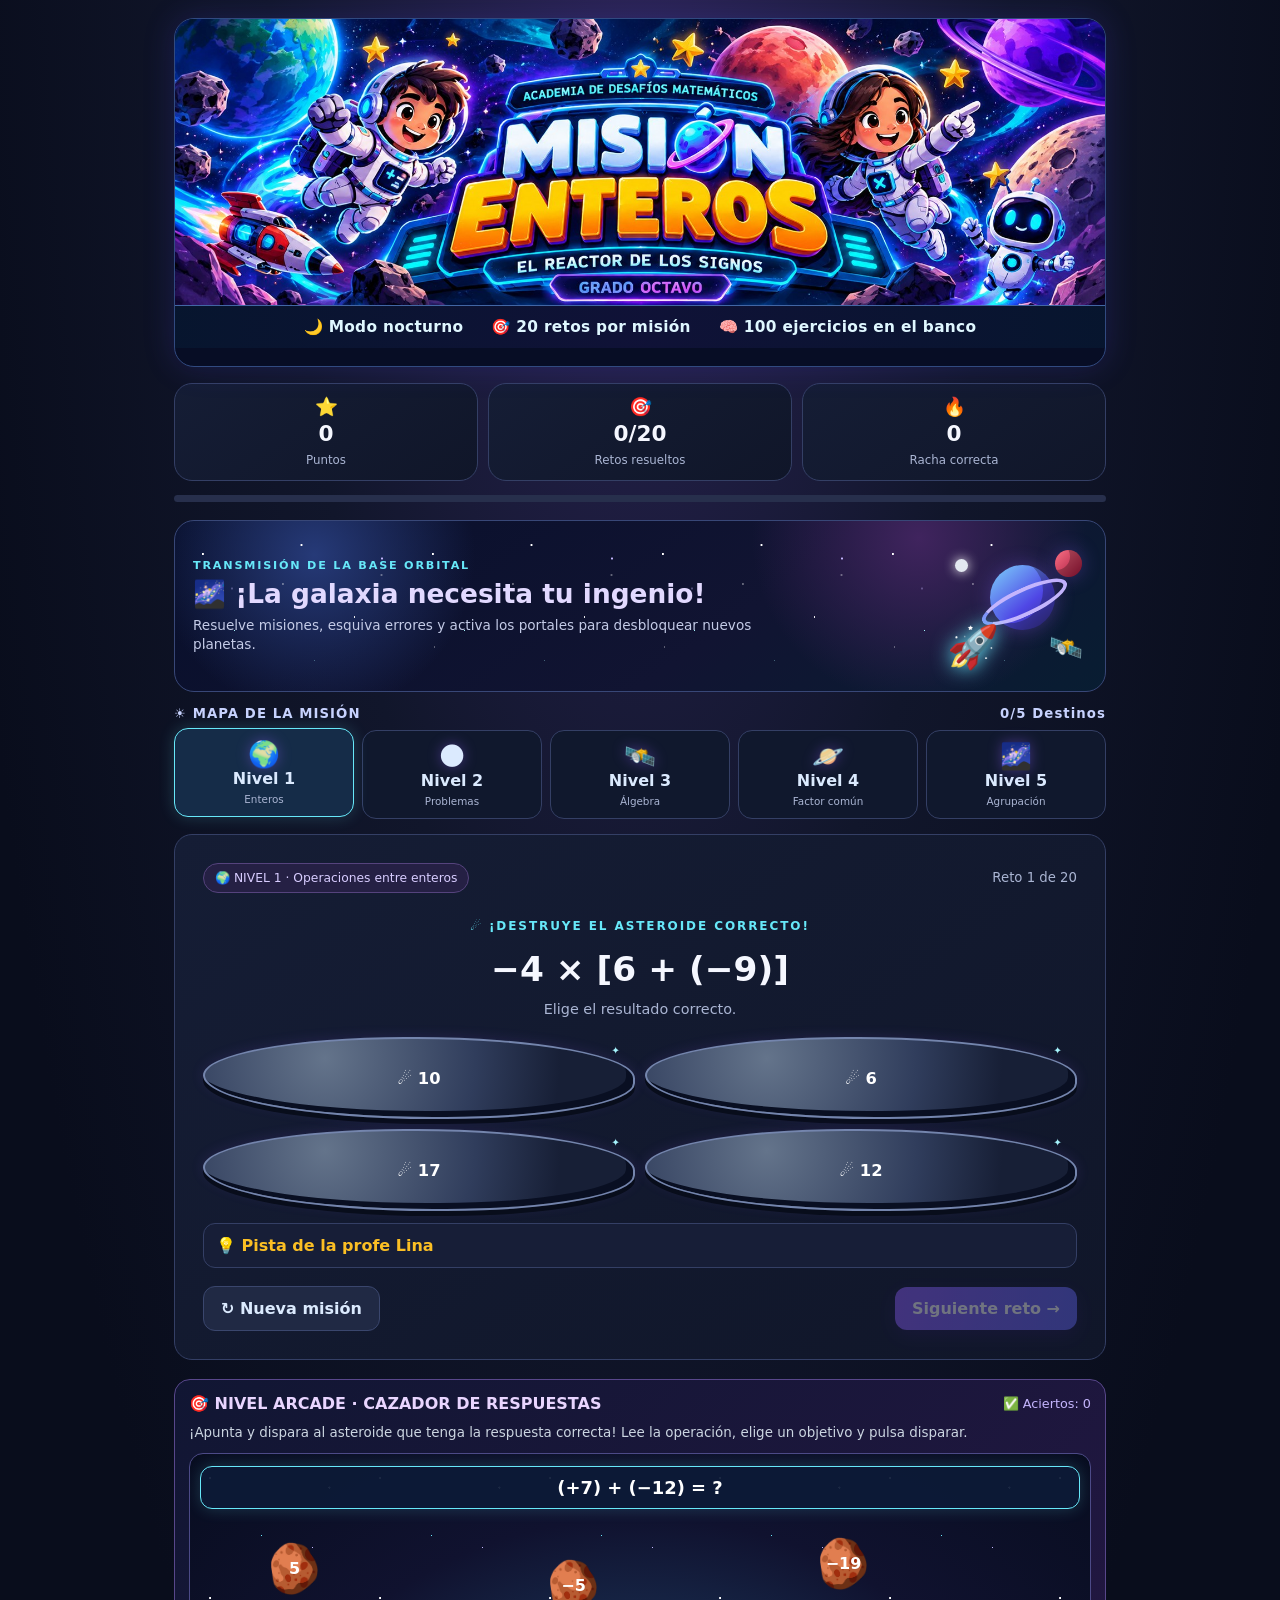
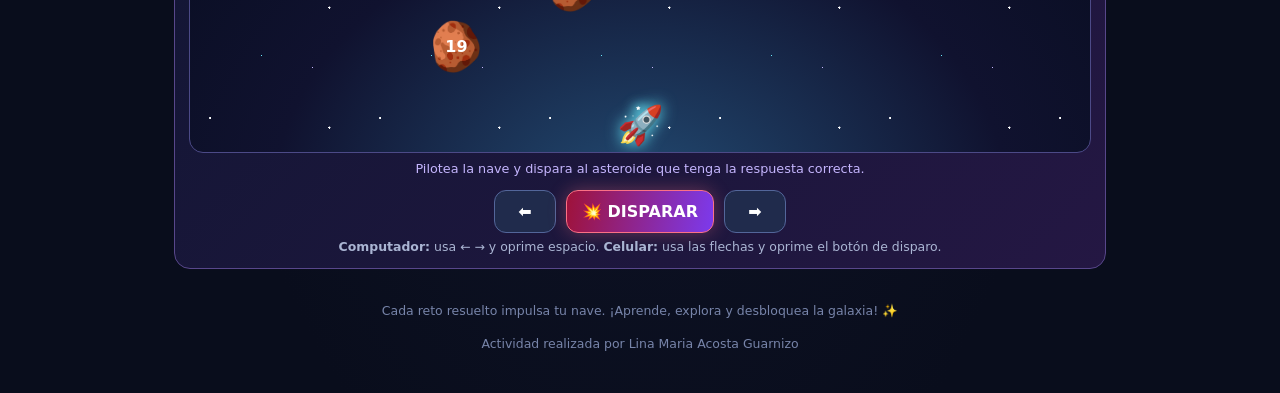
<file: index.html>
<!DOCTYPE html>
<html lang="es">
<head>
<meta charset="UTF-8"><meta name="viewport" content="width=device-width, initial-scale=1">
<meta name="theme-color" content="#090d1c">
<title>Misión Enteros | Reactor Matemático</title>
<link rel="stylesheet" href="styles.css" />
</head>
<body>
<div class="wrap">
<header class="hero hero-illustrated">
 <img class="hero-banner" src="hero-banner.png" alt="Ilustración de Misión Enteros: estudiantes astronautas, robot, cohete, planetas y asteroides en una galaxia de colores neón">
 <div class="hero-live-caption">
  <span>🌙 Modo nocturno</span><span>🎯 20 retos por misión</span><span>🧠 100 ejercicios en el banco</span>
 </div>
</header>
<div class="stats">
 <div class="stat"><div class="ico">⭐</div><strong id="score">0</strong><span>Puntos</span></div>
 <div class="stat"><div class="ico">🎯</div><strong id="progressCount">0/20</strong><span>Retos resueltos</span></div>
 <div class="stat"><div class="ico">🔥</div><strong id="streak">0</strong><span>Racha correcta</span></div>
</div>
<div class="progress" aria-label="Progreso de la misión"><div id="progressBar"></div></div>

<section class="space-scene" aria-label="Escena espacial animada">
 <div class="scene-content">
  <div class="scene-copy"><div class="mini">TRANSMISIÓN DE LA BASE ORBITAL</div><h2>🌌 ¡La galaxia necesita tu ingenio!</h2><p>Resuelve misiones, esquiva errores y activa los portales para desbloquear nuevos planetas.</p></div>
  <div class="space-objects" aria-hidden="true"><span class="moon"></span><span class="planet p1"></span><span class="planet p2"></span><span class="rocket">🚀</span><span class="satellite">🛰️</span></div>
 </div>
</section>
<div class="map-title"><span>☀️ MAPA DE LA MISIÓN</span><span id="mapProgress">0/5 Destinos</span></div>
<nav class="planet-map" id="planetMap" aria-label="Planetas de la misión">
 <button class="map-planet active" data-map="0"><span class="planet-icon">🌍</span><b>Nivel 1</b><small>Enteros</small></button>
 <button class="map-planet" data-map="1"><span class="planet-icon">🌑</span><b>Nivel 2</b><small>Problemas</small></button>
 <button class="map-planet" data-map="2"><span class="planet-icon">🛰️</span><b>Nivel 3</b><small>Álgebra</small></button>
 <button class="map-planet" data-map="3"><span class="planet-icon">🪐</span><b>Nivel 4</b><small>Factor común</small></button>
 <button class="map-planet" data-map="4"><span class="planet-icon">🌌</span><b>Nivel 5</b><small>Agrupación</small></button>
</nav>
<main class="panel" id="game" aria-live="polite"></main>
<br> <!-- SEPARACION PARA AJUSTE VISUAL -->
<section class="shooting-game" aria-label="Nivel arcade de disparos matemáticos">
 <div class="shooting-head"><strong>🎯 NIVEL ARCADE · CAZADOR DE RESPUESTAS</strong><span id="shootScore">✅ Aciertos: 0</span></div>
 <p style="color:#cbd5e1;font-size:.84rem;line-height:1.45;margin:0 0 10px">¡Apunta y dispara al asteroide que tenga la respuesta correcta! Lee la operación, elige un objetivo y pulsa disparar.</p>
 <div class="shooting-field" id="shootingField">
  <div class="shooting-question" id="shootQuestion">(+7) + (−12) = ?</div>
  <button class="target" style="left:8%;top:88px" data-target="0">−5</button>
  <button class="target" style="left:39%;top:105px" data-target="1">19</button>
  <button class="target" style="left:69%;top:83px" data-target="2">−19</button>
  <button class="target" style="left:26%;top:166px" data-target="3">5</button>
  <div class="laser" id="laser"></div><div class="shooter-ship" id="shooterShip">🚀</div>
 </div>
 <div class="shooting-status" id="shootStatus">Mueve la nave y oprime para DISPARAR el laser.</div>
 <div class="shoot-controls">
  <button id="moveLeft" aria-label="Mover nave a la izquierda">⬅️</button>
  <button id="fireBtn" class="fire-hold" aria-label="Mantener para disparar">💥 DISPARAR</button><button id="repairShip" aria-label="Reparar nave" hidden>🔧 REPARAR NAVE</button>
  <button id="moveRight" aria-label="Mover nave a la derecha">➡️</button>
 </div>
<p class="drag-note"><strong>Computador:</strong> usa ← → y oprime espacio. <strong>Celular:</strong> usa las flechas y oprime el botón de disparo.</p>
</section>
<div class="footer">Cada reto resuelto impulsa tu nave. ¡Aprende, explora y desbloquea la galaxia! ✨</div>
<div class="footer">Actividad realizada por Lina Maria Acosta Guarnizo</div>
</div>
<script src="script.js"></script>
</body>
</html>
</file>
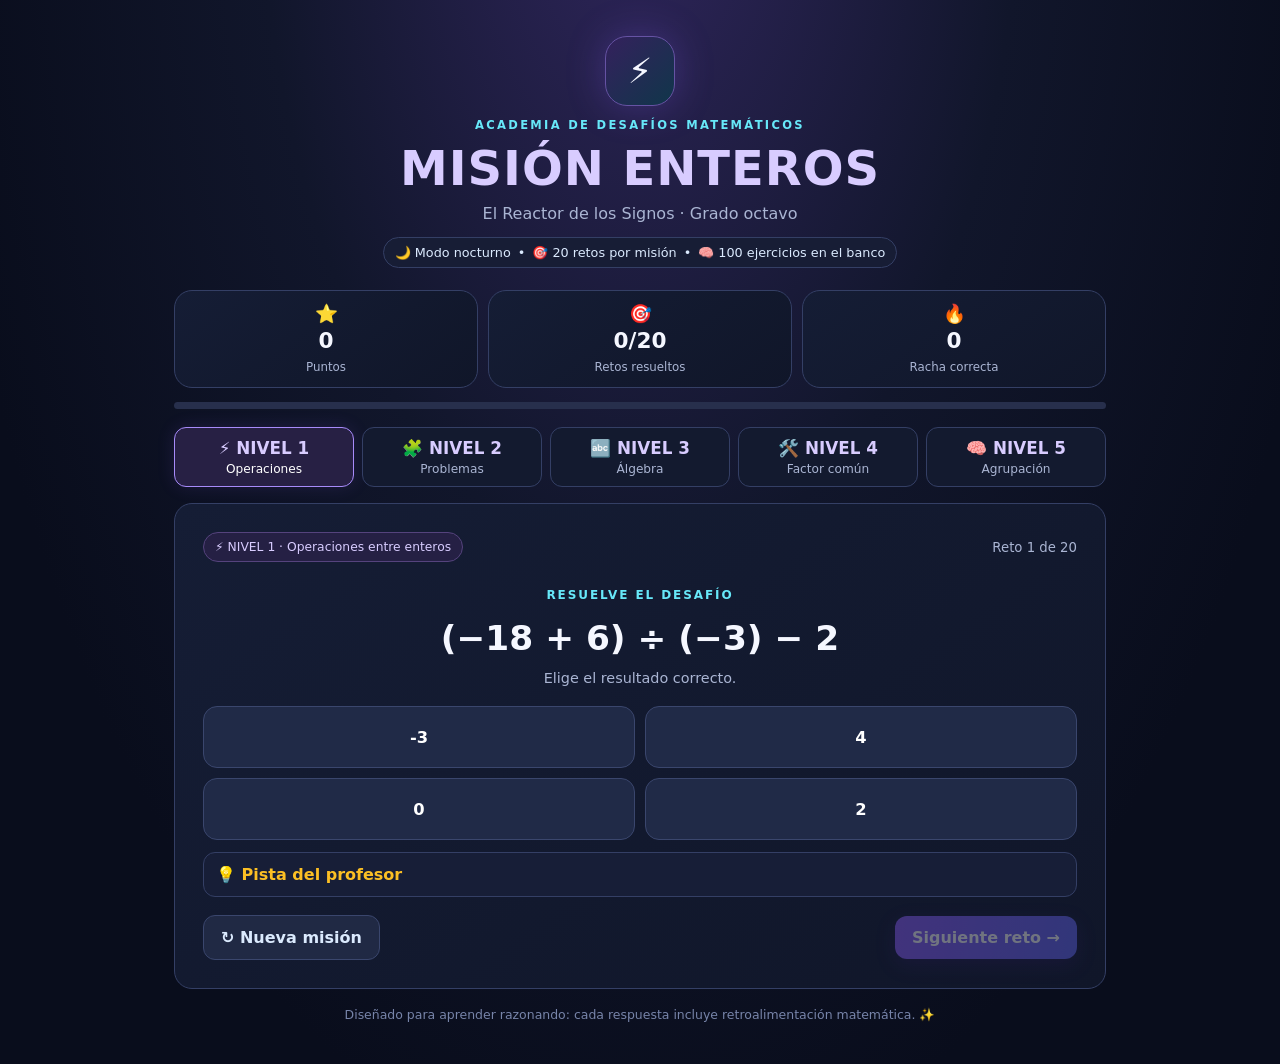
<file: mision_enteros_actualizado.html>
<!DOCTYPE html>
<html lang="es">
<head>
<meta charset="UTF-8"><meta name="viewport" content="width=device-width, initial-scale=1">
<meta name="theme-color" content="#090d1c">
<title>Misión Enteros | Reactor Matemático</title>
<style>
:root{--bg:#090d1c;--panel:#121a30;--panel2:#1b2542;--text:#f5f7ff;--muted:#aab5d3;--purple:#b49aff;--cyan:#67e8f9;--pink:#fb7185;--green:#4ade80;--gold:#fbbf24;--line:#343f65}
*{box-sizing:border-box}body{margin:0;min-height:100vh;background:radial-gradient(ellipse at 50% -15%,#30265d 0,#11162b 42%,var(--bg) 78%);font-family:Inter,ui-sans-serif,system-ui,-apple-system,BlinkMacSystemFont,"Segoe UI",sans-serif;color:var(--text)}
button{font:inherit;cursor:pointer}.wrap{width:min(960px,100%);margin:auto;padding:18px 14px 42px}.hero{text-align:center;padding:18px 8px 22px}.orb{width:70px;height:70px;margin:0 auto 12px;border-radius:22px;display:grid;place-items:center;font-size:35px;background:linear-gradient(135deg,#34215d,#10364a);border:1px solid #6653a4;box-shadow:0 0 38px #8b5cf644}.eyebrow{color:var(--cyan);font-size:.72rem;font-weight:850;letter-spacing:.2em}.hero h1{font-size:clamp(1.8rem,5vw,3rem);margin:8px 0;color:#d8ccff;letter-spacing:.02em}.hero p{margin:0;color:var(--muted)}.pill{display:inline-flex;align-items:center;gap:7px;border:1px solid var(--line);background:#171d35;color:#dbeafe;border-radius:99px;padding:7px 11px;font-size:.8rem;margin-top:14px}
.stats{display:grid;grid-template-columns:repeat(3,1fr);gap:10px;margin:0 0 14px}.stat,.panel{background:linear-gradient(145deg,#151d35,#101629);border:1px solid var(--line);border-radius:18px}.stat{padding:12px;text-align:center}.stat .ico{font-size:1.15rem}.stat strong{display:block;font-size:1.35rem;margin:3px 0}.stat span{font-size:.74rem;color:var(--muted)}.progress{height:7px;background:#272f4c;border-radius:99px;overflow:hidden;margin:12px 0 18px}.progress div{height:100%;width:0;background:linear-gradient(90deg,#8b5cf6,#67e8f9);transition:width .3s}
.levels{display:grid;grid-template-columns:repeat(5,1fr);gap:8px;margin-bottom:16px}.level{border:1px solid var(--line);border-radius:12px;background:#131a2f;color:var(--muted);padding:10px 5px;text-align:center;font-size:.76rem}.level b{display:block;font-size:1.05rem;margin-bottom:4px;color:#d8ccff}.level.active{border-color:#a78bfa;background:#272044;box-shadow:0 0 18px #8b5cf622;color:#fff}.level.done{border-color:#286c62;color:#a7f3d0}
.panel{padding:clamp(16px,4vw,28px)}.qtop{display:flex;justify-content:space-between;align-items:center;gap:10px;flex-wrap:wrap}.tag{font-size:.77rem;border-radius:99px;padding:7px 11px;background:#252044;color:#d8ccff;border:1px solid #55437d}.qcount{color:var(--muted);font-size:.83rem}.prompt-label{text-align:center;color:var(--cyan);font-size:.75rem;letter-spacing:.16em;font-weight:800;margin-top:26px}.question{text-align:center;font-size:clamp(1.35rem,4vw,2.15rem);font-weight:800;line-height:1.4;margin:12px 0 8px;overflow-wrap:anywhere}.sub{text-align:center;color:var(--muted);font-size:.9rem;margin:0 0 20px}.options{display:grid;grid-template-columns:repeat(2,minmax(0,1fr));gap:10px}.option{min-height:62px;border:1px solid #3a466d;border-radius:14px;background:#202a47;color:#fff;padding:13px 12px;font-weight:750;font-size:1.02rem;overflow-wrap:anywhere;transition:.15s}.option:hover:not(:disabled){border-color:var(--cyan);transform:translateY(-1px);background:#263552}.option:disabled{cursor:default;opacity:1}.option.correct{background:#12382f;border-color:var(--green);color:#bbf7d0}.option.wrong{background:#451f31;border-color:var(--pink);color:#fecdd3}.feedback{margin-top:15px;padding:14px;border-radius:13px;background:#122d2a;border:1px solid #286b5d;color:#dcfce7;line-height:1.5}.feedback.bad{background:#351b2a;border-color:#76364a;color:#ffe4e6}.feedback strong{display:block;margin-bottom:4px}.hint{margin-top:12px;background:#171e37;border:1px solid var(--line);border-radius:12px;padding:12px;color:#d6dfff}.hint button{border:0;background:none;color:var(--gold);font-weight:750;padding:0}.actions{display:flex;gap:10px;justify-content:space-between;align-items:center;margin-top:18px;flex-wrap:wrap}.btn{border:0;border-radius:12px;padding:12px 17px;font-weight:800}.primary{background:linear-gradient(100deg,#8b5cf6,#6366f1);color:white;box-shadow:0 6px 20px #6d28d933}.secondary{background:#202944;border:1px solid #3a466d;color:#dbeafe}.btn:disabled{opacity:.4;cursor:not-allowed}.footer{text-align:center;color:#7784a9;font-size:.78rem;padding:18px 0 0}.result{text-align:center;padding:20px 0}.result .medal{font-size:3.5rem}.result h2{font-size:2rem;color:#d8ccff;margin:10px 0}.result .big{font-size:2.5rem;font-weight:900;color:var(--gold)}.result p{color:var(--muted);line-height:1.55}.resultbox{margin:20px auto;max-width:440px;text-align:left;background:#10182b;border:1px solid var(--line);border-radius:15px;padding:16px}.resultline{display:flex;justify-content:space-between;padding:8px 0;gap:12px}.resultline span{color:var(--muted)}.sr{position:absolute;width:1px;height:1px;padding:0;margin:-1px;overflow:hidden;clip:rect(0,0,0,0);white-space:nowrap;border:0}
@media(max-width:600px){.wrap{padding:10px 11px 30px}.levels{grid-template-columns:repeat(2,1fr)}.level:last-child{grid-column:span 2}.stats{gap:7px}.stat{padding:9px 4px}.stat strong{font-size:1.15rem}.options{gap:8px}.option{padding:12px 8px;font-size:.94rem;min-height:58px}.actions .btn{flex:1}.hero{padding-top:12px}}
</style>
</head>
<body>
<div class="wrap">
<header class="hero">
 <div class="orb" aria-hidden="true">⚡</div>
 <div class="eyebrow">ACADEMIA DE DESAFÍOS MATEMÁTICOS</div>
 <h1>MISIÓN ENTEROS</h1>
 <p>El Reactor de los Signos · Grado octavo</p>
 <div class="pill">🌙 Modo nocturno <span>•</span> 🎯 20 retos por misión <span>•</span> 🧠 100 ejercicios en el banco</div>
</header>
<div class="stats">
 <div class="stat"><div class="ico">⭐</div><strong id="score">0</strong><span>Puntos</span></div>
 <div class="stat"><div class="ico">🎯</div><strong id="progressCount">0/20</strong><span>Retos resueltos</span></div>
 <div class="stat"><div class="ico">🔥</div><strong id="streak">0</strong><span>Racha correcta</span></div>
</div>
<div class="progress" aria-label="Progreso de la misión"><div id="progressBar"></div></div>
<div class="levels" id="levels">
 <div class="level active" data-level="0"><b>⚡ NIVEL 1</b>Operaciones</div>
 <div class="level" data-level="1"><b>🧩 NIVEL 2</b>Problemas</div>
 <div class="level" data-level="2"><b>🔤 NIVEL 3</b>Álgebra</div>
 <div class="level" data-level="3"><b>🛠️ NIVEL 4</b>Factor común</div>
 <div class="level" data-level="4"><b>🧠 NIVEL 5</b>Agrupación</div>
</div>
<main class="panel" id="game" aria-live="polite"></main>
<div class="footer">Diseñado para aprender razonando: cada respuesta incluye retroalimentación matemática. ✨</div>
</div>
<script>
const BANK = [
/* NIVEL 1: 20 operaciones con enteros */
[
["(+8) + (−13)",-5,"Los signos son diferentes: 13 − 8 = 5 y queda el signo del número con mayor valor absoluto, el negativo."],
["(−7) + (−9)",-16,"Al sumar dos negativos, sumamos 7 + 9 y conservamos el signo negativo."],
["(+12) − (+19)",-7,"Restar 19 equivale a sumar −19: 12 + (−19) = −7."],
["(−6) × (+7)",-42,"Signos diferentes en la multiplicación: resultado negativo. 6 × 7 = 42."],
["(−72) ÷ (−8)",9,"Signos iguales en la división: resultado positivo. 72 ÷ 8 = 9."],
["(+5) × (−4) × (−2)",40,"5 × (−4) = −20; después, (−20) × (−2) = 40."],
["−8 + 3 × (−4)",-20,"Primero la multiplicación: 3 × (−4) = −12. Luego −8 + (−12) = −20."],
["(−18 + 6) ÷ (−3) − 2",2,"Paréntesis: −12. División: 4. Finalmente, 4 − 2 = 2."],
["(−15) + 23",8,"Los signos son diferentes: 23 − 15 = 8 y queda el signo positivo."],
["34 + (−46)",-12,"Restamos 46 − 34 = 12 y conservamos el signo negativo."],
["(−9) − (−14)",5,"Restar un negativo equivale a sumar: −9 + 14 = 5."],
["17 − (−8)",25,"Restar un negativo se convierte en suma: 17 + 8 = 25."],
["(−11) × (−6)",66,"Negativo por negativo es positivo: 11 × 6 = 66."],
["(+96) ÷ (−12)",-8,"Signos diferentes en la división: −8."],
["−4 × [6 + (−9)]",12,"Primero el corchete: 6 − 9 = −3. Luego −4 × −3 = 12."],
["(−3)² − 14",-5,"(−3)² = 9. Luego 9 − 14 = −5."],
["−28 ÷ 7 + 6",2,"Primero −28 ÷ 7 = −4. Después −4 + 6 = 2."],
["5 − 3 × 4",-7,"Primero 3 × 4 = 12. Luego 5 − 12 = −7."],
["(−2) × 8 + 19",3,"Primero −2 × 8 = −16. Luego −16 + 19 = 3."],
["48 ÷ (−6) − (−5)",-3,"48 ÷ −6 = −8. Restar −5 equivale a sumar 5: −8 + 5 = −3."]
],
/* NIVEL 2: 20 situaciones problema */
[
["La temperatura era de −3 °C y bajó 8 °C más. ¿Cuál es la temperatura final?",-11,"Bajar 8 grados significa restar 8: −3 − 8 = −11 °C."],
["Un buzo está a −12 m y asciende 7 m. ¿A qué profundidad queda?",-5,"Asciende: −12 + 7 = −5 m."],
["Camila debe $35 y paga $20. Si la deuda se representa con negativos, ¿cuál es su saldo?",-15,"La deuda inicial es −35 y el pago suma 20: −35 + 20 = −15."],
["Un ascensor está en el piso 4 y baja 9 pisos. ¿En qué piso termina?",-5,"4 − 9 = −5."],
["Un equipo pierde 6 puntos en cada una de 4 rondas. ¿Cuál es el cambio total?",-24,"Cuatro pérdidas de 6 puntos: 4 × (−6) = −24."],
["La temperatura pasa de −7 °C a 5 °C. ¿Cuántos grados aumentó?",12,"La variación es 5 − (−7) = 5 + 7 = 12 °C."],
["Un submarino está a −45 m y desciende 18 m. ¿Cuál es su nueva posición?",-63,"Desciende 18 m: −45 − 18 = −63 m."],
["Un banco descuenta $8 cada día durante 5 días. ¿Cuál es el cambio acumulado?",-40,"Cinco descuentos de 8: 5 × (−8) = −40."],
["En un concurso, ganar suma 12 puntos y perder resta 15. Si el equipo gana 3 veces y pierde 2, ¿cuál es el puntaje neto?",6,"3 × 12 + 2 × (−15) = 36 − 30 = 6."],
["Un jugador tenía 10 puntos, perdió 18 y luego ganó 7. ¿Con cuántos queda?",-1,"10 − 18 + 7 = −1."],
["Un estacionamiento tiene 2 sótanos debajo del nivel 0. El ascensor baja 3 pisos desde el sótano 2. ¿Dónde queda?",-5,"−2 − 3 = −5."],
["Una cuenta está en −$120. Se consignan $75 y después se retiran $20. ¿Cuál es el saldo?",-65,"−120 + 75 − 20 = −65."],
["Un montañista está a 350 m y desciende 480 m respecto al nivel de referencia. ¿Cuál es su posición?",-130,"350 − 480 = −130 m."],
["Un videojuego resta 9 vidas por cada error. Si se cometen 3 errores, ¿qué variación representa?",-27,"3 × (−9) = −27 vidas."],
["La temperatura era de 6 °C. Durante la noche baja 11 °C y en la mañana sube 4 °C. ¿Temperatura final?",-1,"6 − 11 + 4 = −1 °C."],
["Un buzo sube 6 m desde −20 m, y luego baja 9 m. ¿En qué posición queda?",-23,"−20 + 6 − 9 = −23 m."],
["Una empresa pierde $250 cada día durante 4 días. ¿Qué variación total registra?",-1000,"4 × (−250) = −1000."],
["Un equipo comienza con −14 puntos y recibe una bonificación de 25. ¿Cuál es su puntaje?",11,"−14 + 25 = 11."],
["Un ascensor sube 8 pisos desde el piso −6 y después baja 5. ¿Dónde termina?",-3,"−6 + 8 − 5 = −3."],
["La temperatura de −4 °C se triplica como variación durante tres descensos iguales de 4 °C. ¿Cuál es el cambio total?",-12,"Tres descensos de 4 °C se representan con 3 × (−4) = −12 °C."]
],
/* NIVEL 3: 20 expresiones algebraicas y términos semejantes */
[
["Reduce: 3x + 5x", "8x","Sumamos coeficientes de términos semejantes: 3 + 5 = 8."],
["Reduce: 9a − 4a", "5a","9a − 4a = 5a."],
["Reduce: 7m + 2 − 3m + 5", "4m + 7","Agrupamos semejantes: 7m − 3m = 4m y 2 + 5 = 7."],
["Reduce: 6x + 3y − 2x + 5y", "4x + 8y","6x − 2x = 4x y 3y + 5y = 8y."],
["Reduce: 4p − 7 + 2p + 10", "6p + 3","4p + 2p = 6p y −7 + 10 = 3."],
["Reduce: 8a − 3b − 2a + b", "6a − 2b","8a − 2a = 6a y −3b + b = −2b."],
["Reduce: 5x + 2 − 3x − 9", "2x − 7","5x − 3x = 2x y 2 − 9 = −7."],
["Reduce: 12y − 5y + 3y", "10y","12 − 5 + 3 = 10; se conserva la variable y."],
["Reduce: 2a + 3b + 4a − b", "6a + 2b","2a + 4a = 6a y 3b − b = 2b."],
["Reduce: 10x − 4 + x + 9", "11x + 5","10x + x = 11x y −4 + 9 = 5."],
["Reduce: 3m − 2n + 5m + 7n", "8m + 5n","3m + 5m = 8m y −2n + 7n = 5n."],
["Reduce: 9p + 4 − 6p − 11", "3p − 7","9p − 6p = 3p y 4 − 11 = −7."],
["Reduce: 2x + 3x − 4 + 6", "5x + 2","2x + 3x = 5x y −4 + 6 = 2."],
["Reduce: 7a − 2b − 3a − 5b", "4a − 7b","7a − 3a = 4a y −2b − 5b = −7b."],
["Reduce: 4x + 2y + 3 − x + 5y − 8", "3x + 7y − 5","4x − x = 3x; 2y + 5y = 7y; 3 − 8 = −5."],
["Reduce: 6r − 2s + r + 9s", "7r + 7s","6r + r = 7r y −2s + 9s = 7s."],
["Reduce: 11m − 8m + 2m − m", "4m","11 − 8 + 2 − 1 = 4."],
["Reduce: 5x − 3y + 2x + y − 4", "7x − 2y − 4","5x + 2x = 7x; −3y + y = −2y."],
["Reduce: 8a + 6 − 3a − 2 + a", "6a + 4","8a − 3a + a = 6a y 6 − 2 = 4."],
["Reduce: 2p + 4q − 7p − q + 3q", "−5p + 6q","2p − 7p = −5p; 4q − q + 3q = 6q."]
],
/* NIVEL 4: 20 casos de factor común */
[
["Factoriza: 6x + 12","6(x + 2)","El máximo factor común es 6: 6x + 12 = 6(x + 2)."],
["Factoriza: 8a − 20","4(2a − 5)","El factor común es 4."],
["Factoriza: 15x² + 10x","5x(3x + 2)","El factor común es 5x."],
["Factoriza: 12y² − 18y","6y(2y − 3)","El factor común es 6y."],
["Factoriza: 14m + 21","7(2m + 3)","El factor común es 7."],
["Factoriza: 9a² − 3a","3a(3a − 1)","El factor común es 3a."],
["Factoriza: 16x³ + 24x²","8x²(2x + 3)","El factor común es 8x²."],
["Factoriza: 25p² − 10p","5p(5p − 2)","El factor común es 5p."],
["Factoriza: 18m² + 27m","9m(2m + 3)","El factor común es 9m."],
["Factoriza: 4x² − 28x","4x(x − 7)","El factor común es 4x."],
["Factoriza: 21a³ + 14a²","7a²(3a + 2)","El factor común es 7a²."],
["Factoriza: 30y² − 45y","15y(2y − 3)","El factor común es 15y."],
["Factoriza: 12p³ + 8p²","4p²(3p + 2)","El factor común es 4p²."],
["Factoriza: 35x − 14","7(5x − 2)","El factor común es 7."],
["Factoriza: 10a² + 15a","5a(2a + 3)","El factor común es 5a."],
["Factoriza: 24r² − 36r","12r(2r − 3)","El factor común es 12r."],
["Factoriza: 7x² + 28x","7x(x + 4)","El factor común es 7x."],
["Factoriza: 32m³ − 16m²","16m²(2m − 1)","El factor común es 16m²."],
["Factoriza: 27a² + 9a","9a(3a + 1)","El factor común es 9a."],
["Factoriza: 18x² − 24x","6x(3x − 4)","El factor común es 6x."]
],
/* NIVEL 5: 20 casos de factor común por agrupación */
[
["Factoriza por agrupación: ax + ay + bx + by","(a + b)(x + y)","Agrupa: a(x + y) + b(x + y). El factor común es (x + y)."],
["Factoriza por agrupación: 3x + 3y + ax + ay","(x + y)(3 + a)","Agrupa: 3(x + y) + a(x + y) = (x + y)(3 + a)."],
["Factoriza por agrupación: mx − my + nx − ny","(m + n)(x − y)","Agrupa: m(x − y) + n(x − y)."],
["Factoriza por agrupación: 2a + 2b + xa + xb","(a + b)(2 + x)","Agrupa: 2(a + b) + x(a + b)."],
["Factoriza por agrupación: x² + 3x + 2x + 6","(x + 2)(x + 3)","Agrupa: x(x + 3) + 2(x + 3) = (x + 2)(x + 3)."],
["Factoriza por agrupación: ab + ac + 5b + 5c","(a + 5)(b + c)","Agrupa: a(b + c) + 5(b + c)."],
["Factoriza por agrupación: 4x + 4y + ax + ay","(x + y)(4 + a)","Agrupa: 4(x + y) + a(x + y)."],
["Factoriza por agrupación: pq − pr + 2q − 2r","(p + 2)(q − r)","Agrupa: p(q − r) + 2(q − r)."],
["Factoriza por agrupación: 6x − 6y + mx − my","(x − y)(6 + m)","Agrupa: 6(x − y) + m(x − y)."],
["Factoriza por agrupación: a² + ab + 3a + 3b","(a + 3)(a + b)","Agrupa: a(a + b) + 3(a + b)."],
["Factoriza por agrupación: 2x² + 2xy + 5x + 5y","(x + y)(2x + 5)","Agrupa: 2x(x + y) + 5(x + y)."],
["Factoriza por agrupación: 7a − 7b + xa − xb","(a − b)(7 + x)","Agrupa: 7(a − b) + x(a − b)."],
["Factoriza por agrupación: 3m² − 3mn + 4m − 4n","(m − n)(3m + 4)","Agrupa: 3m(m − n) + 4(m − n)."],
["Factoriza por agrupación: xy + xz + 6y + 6z","(x + 6)(y + z)","Agrupa: x(y + z) + 6(y + z)."],
["Factoriza por agrupación: 5p + 5q + ap + aq","(p + q)(5 + a)","Agrupa: 5(p + q) + a(p + q)."],
["Factoriza por agrupación: 2a² + 2ab + ca + cb","(a + b)(2a + c)","Agrupa: 2a(a + b) + c(a + b)."],
["Factoriza por agrupación: 9x + 9y + mx + my","(x + y)(9 + m)","Agrupa: 9(x + y) + m(x + y)."],
["Factoriza por agrupación: r² − rs + 4r − 4s","(r − s)(r + 4)","Agrupa: r(r − s) + 4(r − s)."],
["Factoriza por agrupación: 3ab + 3ac + xb + xc","(b + c)(3a + x)","Agrupa: 3a(b + c) + x(b + c)."],
["Factoriza por agrupación: 8m − 8n + pm − pn","(m − n)(8 + p)","Agrupa: 8(m − n) + p(m − n)."]
]
];
const LEVEL_NAMES=["Operaciones entre enteros","Situaciones problema","Expresiones algebraicas y reducción","Factor común","Factor común por agrupación"];
const LEVEL_ICONS=["⚡","🧩","🔤","🛠️","🧠"];
let mission=[],index=0,score=0,streak=0,bestStreak=0,correct=0,wrong=0,locked=false,chosen=null;
const $=id=>document.getElementById(id);
function shuffle(arr){const a=[...arr];for(let i=a.length-1;i>0;i--){const j=Math.floor(Math.random()*(i+1));[a[i],a[j]]=[a[j],a[i]]}return a}
function esc(s){return String(s).replaceAll("&","&amp;").replaceAll("<","&lt;").replaceAll(">","&gt;")}
function numericOptions(answer){
 const a=Number(answer);let vals=new Set([a]);
 const candidates=[a+2,a-2,a+5,a-5,-a,a===0?1:0,a*2,a/2];
 for(const n of shuffle(candidates))if(Number.isFinite(n)&&n!==a)vals.add(n);
 return shuffle([...vals].slice(0,4)).map(String);
}
function stringOptions(answer,level){
 const raw=String(answer);
 let candidates=[];
 if(level===2){
   candidates=[
    raw.replace(/^\s*−/,"").replace(/^\s*\+/,"−"),
    raw.replace(/\+/,"−"),
    raw.replace(/−/,"+"),
    raw+" + x"
   ];
 } else if(level===3){
   candidates=[
    raw.replace(/^(\d+)/,m=>String(Number(m)+1)),
    raw.replace(/^(\d+)/,m=>String(Math.max(1,Number(m)-1))),
    raw.replace(/\+/,"−"),
    raw.replace(/−/,"+"),
    raw.replace(/\(/,"(")+" "
   ];
 } else {
   candidates=[
    raw.replace(/\(a \+ b\)/,"(a − b)"),
    raw.replace(/\(x \+ y\)/,"(x − y)"),
    raw.replace(/\(m \+ n\)/,"(m − n)"),
    raw.replace(/\+/,"−"),
    raw.replace(/−/,"+"),
    raw.replace(/\(/,"(")+" "
   ];
 }
 const unique=[];
 for(const item of shuffle(candidates)){
   const v=String(item).trim();
   if(v!==raw&&!unique.includes(v))unique.push(v);
 }
 let n=1;
 while(unique.length<3){const v=raw+" ("+n+")";if(!unique.includes(v)&&v!==raw)unique.push(v);n++}
 return shuffle([raw,...unique.slice(0,3)]);
}
function makeOptions(q,level){
 if(level===0||level===1)return numericOptions(q[1]);
 return stringOptions(q[1],level);
}
function startMission(){
 const prior=JSON.parse(localStorage.getItem("misionEnterosRecent")||"[]");
 mission=[];
 for(let level=0;level<5;level++){
   let pool=BANK[level].map((q,i)=>({id:`${level}-${i}`,level,q}));
   let fresh=pool.filter(x=>!prior.includes(x.id));
   if(fresh.length<4)fresh=pool;
   mission.push(...shuffle(fresh).slice(0,4));
 }
 mission=shuffleWithinLevels(mission);
 const ids=mission.map(x=>x.id);
 localStorage.setItem("misionEnterosRecent",JSON.stringify([...ids,...prior].filter((x,i,a)=>a.indexOf(x)===i).slice(0,65)));
 index=0;score=0;streak=0;bestStreak=0;correct=0;wrong=0;locked=false;chosen=null;
 render();
}
function shuffleWithinLevels(items){
 const out=[];
 for(let l=0;l<5;l++)out.push(...shuffle(items.filter(x=>x.level===l)));
 return out;
}
function updateStats(){
 $("score").textContent=score;$("progressCount").textContent=`${index}/${mission.length}`;
 $("streak").textContent=streak;$("progressBar").style.width=`${index/mission.length*100}%`;
 document.querySelectorAll(".level").forEach(el=>{const l=Number(el.dataset.level);el.classList.toggle("active",index<mission.length&&mission[index].level===l);el.classList.toggle("done",mission.filter(x=>x.level===l).every(x=>x._done));});
}
function render(){
 updateStats();
 if(index>=mission.length){finish();return}
 const item=mission[index],q=item.q,level=item.level;
 const options=makeOptions(q,level);
 item.options=options;item._done=false;
 $("game").innerHTML=`
 <div class="qtop"><span class="tag">${LEVEL_ICONS[level]} NIVEL ${level+1} · ${esc(LEVEL_NAMES[level])}</span><span class="qcount">Reto ${index+1} de 20</span></div>
 <div class="prompt-label">RESUELVE EL DESAFÍO</div>
 <div class="question">${esc(q[0])}</div>
 <p class="sub">${level<2?"Elige el resultado correcto.": "Selecciona la factorización o reducción correcta."}</p>
 <div class="options">${options.map((o,i)=>`<button class="option" data-option="${i}">${esc(o)}</button>`).join("")}</div>
 <div id="feedbackSlot"></div>
 <div class="hint" id="hint"><button id="hintBtn" type="button">💡 Pista del profesor</button><div id="hintText" hidden style="margin-top:8px;color:#c7d2fe">Recuerda identificar la regla, agrupar términos semejantes o buscar el factor que se repite.</div></div>
 <div class="actions"><button class="btn secondary" id="restartBtn">↻ Nueva misión</button><button class="btn primary" id="nextBtn" disabled>${index===19?"Ver resultados":"Siguiente reto"} →</button></div>`;
 document.querySelectorAll("[data-option]").forEach(btn=>btn.addEventListener("click",()=>answer(Number(btn.dataset.option))));
 $("hintBtn").addEventListener("click",()=>{$("hintText").hidden=!$("hintText").hidden});
 $("restartBtn").addEventListener("click",()=>{if(confirm("¿Quieres comenzar una nueva misión de 20 retos? Se elegirá una nueva combinación de ejercicios."))startMission()});
 $("nextBtn").addEventListener("click",()=>{index++;locked=false;chosen=null;render()});
}
function answer(choice){
 if(locked)return;locked=true;chosen=choice;
 const item=mission[index],q=item.q,correctAnswer=String(q[1]);
 const buttons=[...document.querySelectorAll("[data-option]")];
 const chosenText=item.options[choice];
 const isCorrect=chosenText===correctAnswer;
 buttons.forEach((b,i)=>{b.disabled=true;const val=item.options[i];if(val===correctAnswer)b.classList.add("correct");if(i===choice&&!isCorrect)b.classList.add("wrong")});
 item._done=true;
 if(isCorrect){score+=100;correct++;streak++;bestStreak=Math.max(bestStreak,streak)}
 else{wrong++;streak=0}
 const explanation=q[2];
 $("feedbackSlot").innerHTML=`<div class="feedback ${isCorrect?"":"bad"}"><strong>${isCorrect?"✅ ¡Correcto! +100 puntos":"🧠 ¡Vamos a aprender del error!"}</strong>${esc(explanation)}${isCorrect?"":`<br><b>Respuesta correcta:</b> ${esc(correctAnswer)}`}</div>`;
 $("nextBtn").disabled=false;$("nextBtn").textContent=index===19?"Ver resultados →":"Siguiente reto →";
 updateStats();
}
function finish(){
 $("progressCount").textContent="20/20";$("progressBar").style.width="100%";
 document.querySelectorAll(".level").forEach(el=>{el.classList.remove("active");el.classList.add("done")});
 const pct=Math.round(correct/20*100);
 const msg=pct===100?"¡Dominio total! El reactor está en máxima potencia.":pct>=80?"¡Excelente trabajo! Tienes una gran base matemática.":pct>=60?"¡Vas muy bien! Revisa la retroalimentación y sigue practicando.":"Cada error es una pista para aprender. ¡Inténtalo de nuevo!";
 $("game").innerHTML=`<div class="result"><div class="medal">${pct===100?"🏆":pct>=80?"🚀":pct>=60?"🧠":"💪"}</div><h2>¡Misión completada!</h2><p>Terminaste los 20 retos de los cinco niveles.</p><div class="big">${score} puntos</div><div class="resultbox"><div class="resultline"><span>Respuestas correctas</span><b style="color:var(--green)">${correct}/20</b></div><div class="resultline"><span>Respuestas por revisar</span><b style="color:var(--pink)">${wrong}</b></div><div class="resultline"><span>Porcentaje de aciertos</span><b>${pct}%</b></div><div class="resultline"><span>Mejor racha</span><b style="color:var(--cyan)">${bestStreak}</b></div></div><p>${msg}</p><button class="btn primary" id="playAgain">🎮 Jugar otra misión con nuevos ejercicios</button></div>`;
 $("playAgain").addEventListener("click",startMission);
}
startMission();
</script>
</body>
</html>
</file>
<file: styles.css>
:root{--bg:#090d1c;--panel:#121a30;--panel2:#1b2542;--text:#f5f7ff;--muted:#aab5d3;--purple:#b49aff;--cyan:#67e8f9;--pink:#fb7185;--green:#4ade80;--gold:#fbbf24;--line:#343f65}
*{box-sizing:border-box}body{margin:0;min-height:100vh;background:radial-gradient(ellipse at 50% -15%,#30265d 0,#11162b 42%,var(--bg) 78%);font-family:Inter,ui-sans-serif,system-ui,-apple-system,BlinkMacSystemFont,"Segoe UI",sans-serif;color:var(--text)}
button{font:inherit;cursor:pointer}.wrap{width:min(960px,100%);margin:auto;padding:18px 14px 42px}.hero{text-align:center;padding:0 0 18px}
.hero-illustrated{position:relative;overflow:hidden;border:1px solid #314a80;border-radius:20px;background:#070d25;box-shadow:0 0 32px #4f46e533;margin-bottom:16px}
.hero-banner{display:block;width:100%;height:auto;max-height:490px;object-fit:cover;object-position:center top}
.hero-live-caption{display:flex;justify-content:center;align-items:center;gap:clamp(10px,3vw,28px);flex-wrap:wrap;padding:12px 16px;background:linear-gradient(90deg,#07162feF,#101238f5,#07162feF);border-top:1px solid #4266a4;color:#dff7ff;font-size:clamp(.72rem,1.8vw,.96rem);font-weight:800;letter-spacing:.02em}
.hero-live-caption span{display:inline-flex;align-items:center;gap:6px}
@media(max-width:600px){.hero-illustrated{border-radius:14px}.hero-banner{max-height:none;object-fit:contain}.hero-live-caption{gap:8px;padding:10px 8px}.hero-live-caption span{font-size:.68rem}}.orb{width:70px;height:70px;margin:0 auto 12px;border-radius:22px;display:grid;place-items:center;font-size:35px;background:linear-gradient(135deg,#34215d,#10364a);border:1px solid #6653a4;box-shadow:0 0 38px #8b5cf644}.eyebrow{color:var(--cyan);font-size:.72rem;font-weight:850;letter-spacing:.2em}.hero h1{font-size:clamp(1.8rem,5vw,3rem);margin:8px 0;color:#d8ccff;letter-spacing:.02em}.hero p{margin:0;color:var(--muted)}.pill{display:inline-flex;align-items:center;gap:7px;border:1px solid var(--line);background:#171d35;color:#dbeafe;border-radius:99px;padding:7px 11px;font-size:.8rem;margin-top:14px}
.stats{display:grid;grid-template-columns:repeat(3,1fr);gap:10px;margin:0 0 14px}.stat,.panel{background:linear-gradient(145deg,#151d35,#101629);border:1px solid var(--line);border-radius:18px}.stat{padding:12px;text-align:center}.stat .ico{font-size:1.15rem}.stat strong{display:block;font-size:1.35rem;margin:3px 0}.stat span{font-size:.74rem;color:var(--muted)}.progress{height:7px;background:#272f4c;border-radius:99px;overflow:hidden;margin:12px 0 18px}.progress div{height:100%;width:0;background:linear-gradient(90deg,#8b5cf6,#67e8f9);transition:width .3s}
.levels{display:grid;grid-template-columns:repeat(5,1fr);gap:8px;margin-bottom:16px}.level{border:1px solid var(--line);border-radius:12px;background:#131a2f;color:var(--muted);padding:10px 5px;text-align:center;font-size:.76rem}.level b{display:block;font-size:1.05rem;margin-bottom:4px;color:#d8ccff}.level.active{border-color:#a78bfa;background:#272044;box-shadow:0 0 18px #8b5cf622;color:#fff}.level.done{border-color:#286c62;color:#a7f3d0}
.panel{padding:clamp(16px,4vw,28px)}.qtop{display:flex;justify-content:space-between;align-items:center;gap:10px;flex-wrap:wrap}.tag{font-size:.77rem;border-radius:99px;padding:7px 11px;background:#252044;color:#d8ccff;border:1px solid #55437d}.qcount{color:var(--muted);font-size:.83rem}.prompt-label{text-align:center;color:var(--cyan);font-size:.75rem;letter-spacing:.16em;font-weight:800;margin-top:26px}.question{text-align:center;font-size:clamp(1.35rem,4vw,2.15rem);font-weight:800;line-height:1.4;margin:12px 0 8px;overflow-wrap:anywhere}.sub{text-align:center;color:var(--muted);font-size:.9rem;margin:0 0 20px}.options{display:grid;grid-template-columns:repeat(2,minmax(0,1fr));gap:10px}.option{min-height:62px;border:1px solid #3a466d;border-radius:14px;background:#202a47;color:#fff;padding:13px 12px;font-weight:750;font-size:1.02rem;overflow-wrap:anywhere;transition:.15s}.option:hover:not(:disabled){border-color:var(--cyan);transform:translateY(-1px);background:#263552}.option:disabled{cursor:default;opacity:1}.option.correct{background:#12382f;border-color:var(--green);color:#bbf7d0}.option.wrong{background:#451f31;border-color:var(--pink);color:#fecdd3}.feedback{margin-top:15px;padding:14px;border-radius:13px;background:#122d2a;border:1px solid #286b5d;color:#dcfce7;line-height:1.5}.feedback.bad{background:#351b2a;border-color:#76364a;color:#ffe4e6}.feedback strong{display:block;margin-bottom:4px}.hint{margin-top:12px;background:#171e37;border:1px solid var(--line);border-radius:12px;padding:12px;color:#d6dfff}.hint button{border:0;background:none;color:var(--gold);font-weight:750;padding:0}.actions{display:flex;gap:10px;justify-content:space-between;align-items:center;margin-top:18px;flex-wrap:wrap}.btn{border:0;border-radius:12px;padding:12px 17px;font-weight:800}.primary{background:linear-gradient(100deg,#8b5cf6,#6366f1);color:white;box-shadow:0 6px 20px #6d28d933}.secondary{background:#202944;border:1px solid #3a466d;color:#dbeafe}.btn:disabled{opacity:.4;cursor:not-allowed}.footer{text-align:center;color:#7784a9;font-size:.78rem;padding:18px 0 0}.result{text-align:center;padding:20px 0}.result .medal{font-size:3.5rem}.result h2{font-size:2rem;color:#d8ccff;margin:10px 0}.result .big{font-size:2.5rem;font-weight:900;color:var(--gold)}.result p{color:var(--muted);line-height:1.55}.resultbox{margin:20px auto;max-width:440px;text-align:left;background:#10182b;border:1px solid var(--line);border-radius:15px;padding:16px}.resultline{display:flex;justify-content:space-between;padding:8px 0;gap:12px}.resultline span{color:var(--muted)}.sr{position:absolute;width:1px;height:1px;padding:0;margin:-1px;overflow:hidden;clip:rect(0,0,0,0);white-space:nowrap;border:0}
.space-scene{position:relative;overflow:hidden;border:1px solid #384777;border-radius:20px;background:radial-gradient(circle at 15% 20%,#263a78 0,transparent 20%),radial-gradient(circle at 80% 10%,#40245e 0,transparent 22%),linear-gradient(145deg,#080f2b,#111432 60%,#081d32);margin-bottom:14px;min-height:170px}
.space-scene:before,.space-scene:after{content:"";position:absolute;inset:0;pointer-events:none;background-image:radial-gradient(2px 2px at 12% 22%,#fff 50%,transparent 60%),radial-gradient(1px 1px at 26% 73%,#a5f3fc 50%,transparent 60%),radial-gradient(2px 2px at 55% 16%,#fff 50%,transparent 60%),radial-gradient(1px 1px at 78% 64%,#fff 50%,transparent 60%),radial-gradient(2px 2px at 90% 25%,#c4b5fd 50%,transparent 60%);background-size:230px 150px;animation:twinkle 4s ease-in-out infinite alternate}
.space-scene:after{opacity:.35;background-position:80px 30px;animation-duration:6s}
@keyframes twinkle{from{opacity:.35}to{opacity:1}}
.scene-content{position:relative;z-index:1;display:flex;align-items:center;justify-content:space-between;gap:12px;padding:16px 18px;min-height:170px}
.scene-copy{max-width:65%}.scene-copy .mini{font-size:.7rem;letter-spacing:.16em;color:var(--cyan);font-weight:850}.scene-copy h2{font-size:clamp(1.1rem,3.5vw,1.65rem);margin:6px 0;color:#e2d9ff}.scene-copy p{color:#c4cbe7;font-size:.85rem;line-height:1.4;margin:0}.space-objects{position:relative;width:140px;height:130px;flex-shrink:0}.planet{position:absolute;border-radius:50%;box-shadow:inset -12px -7px 0 #0004,0 0 20px #8b5cf655}.planet.p1{width:65px;height:65px;right:32px;top:24px;background:linear-gradient(140deg,#7dd3fc,#4f46e5 60%,#312e81)}.planet.p1:after{content:"";position:absolute;width:85px;height:20px;border:4px solid #c4b5fd;border-left-color:#818cf8;border-radius:50%;transform:rotate(-25deg);left:-12px;top:23px}.planet.p2{width:27px;height:27px;right:5px;top:9px;background:linear-gradient(135deg,#fb7185,#9f1239)}.moon{position:absolute;width:13px;height:13px;border-radius:50%;background:#e2e8f0;left:8px;top:18px;box-shadow:0 0 12px #fff}.rocket{position:absolute;font-size:2.6rem;left:0;bottom:0;filter:drop-shadow(0 0 10px #67e8f9);animation:float 2.7s ease-in-out infinite}.satellite{position:absolute;right:4px;bottom:7px;font-size:1.7rem;animation:float 3.3s ease-in-out infinite reverse}
@keyframes float{0%,100%{transform:translateY(0) rotate(-7deg)}50%{transform:translateY(-9px) rotate(7deg)}}
.map-title{display:flex;align-items:center;justify-content:space-between;gap:10px;margin:2px 0 9px;color:#c7d2fe;font-size:.83rem;font-weight:800;letter-spacing:.08em}.planet-map{display:grid;grid-template-columns:repeat(5,1fr);gap:8px;margin-bottom:15px}.map-planet{border:1px solid var(--line);border-radius:14px;background:#10182d;color:#dbeafe;padding:10px 4px;text-align:center;min-width:0;transition:.2s}.map-planet .planet-icon{font-size:1.6rem;display:block;filter:drop-shadow(0 0 7px #8b5cf666)}.map-planet small{display:block;color:var(--muted);font-size:.65rem;margin-top:5px;line-height:1.2}.map-planet.active{border-color:#67e8f9;background:#152c48;box-shadow:0 0 16px #67e8f933;transform:translateY(-2px)}.map-planet.complete{border-color:#4ade80;background:#112e2a}.shooting-game{margin:0 0 16px;padding:14px;border:1px solid #58478b;border-radius:16px;background:linear-gradient(135deg,#111633,#241743);position:relative;overflow:hidden}
.shooting-head{display:flex;justify-content:space-between;align-items:center;gap:8px;flex-wrap:wrap;margin-bottom:10px}
.shooting-head strong{color:#e9d5ff}.shooting-head span{font-size:.8rem;color:#c4b5fd}
.shooting-field{height:300px;position:relative;overflow:hidden;border:1px solid #4c4a87;border-radius:14px;background:radial-gradient(ellipse at 50% 120%,#234d75,#10122f 58%,#080d20);touch-action:manipulation}
.shooting-field:before{content:"";position:absolute;inset:0;background-image:radial-gradient(2px 2px at 12% 20%,#fff 50%,transparent 60%),radial-gradient(1px 1px at 42% 68%,#67e8f9 50%,transparent 60%),radial-gradient(2px 2px at 82% 28%,#fff 50%,transparent 60%),radial-gradient(1px 1px at 72% 78%,#c4b5fd 50%,transparent 60%);background-size:170px 120px}
.shooting-question{position:absolute;z-index:2;top:12px;left:10px;right:10px;text-align:center;border:1px solid #67e8f9;background:#0c1a37eF;border-radius:12px;padding:10px;color:#fff;font-weight:850;font-size:1.12rem;box-shadow:0 0 16px #67e8f933}
.target{position:absolute;z-index:2;min-width:65px;min-height:53px;padding:8px 10px;border: none !important;background-color: transparent !important;border-radius: 0 !important;background-image: url('asteroide.png');background-size: contain;background-position: center;background-repeat: no-repeat;color:#fff;font-weight:900;font-size:1rem;transition:transform .12s,opacity .2s}
.target:hover{transform:scale(1.08)}.target.hit{animation:burst .35s forwards;pointer-events:none}.target.correct-target{border-color:#4ade80;box-shadow:0 0 22px #4ade80}.target.missed{opacity:.35}
@keyframes burst{to{transform:scale(1.5) rotate(25deg);opacity:0}}
.laser{position:absolute;z-index:3;bottom:42px;left:50%;height:0;width:4px;background:#67e8f9;box-shadow:0 0 12px 4px #67e8f9;transform:translateX(-50%);pointer-events:none}
.laser.fire{animation:laserShot .25s linear forwards}@keyframes laserShot{0%{height:0;bottom:33px}100%{height:185px;bottom:48px}}
.shooter-ship.exploding{animation:shipExplosion .8s ease-out forwards;filter:drop-shadow(0 0 22px #fb7185);pointer-events:none}
.explosion-burst{position:absolute;z-index:6;left:50%;bottom:8px;transform:translateX(-50%);font-size:3rem;pointer-events:none;animation:boom .85s ease-out forwards;filter:drop-shadow(0 0 18px #fb923c)}
@keyframes shipExplosion{0%{transform:translateX(-50%) scale(1);opacity:1;filter:drop-shadow(0 0 10px #67e8f9)}35%{transform:translateX(-50%) scale(1.35) rotate(18deg);opacity:1;filter:drop-shadow(0 0 28px #fb7185)}70%{transform:translateX(-50%) scale(1.7) rotate(-20deg);opacity:.8}100%{transform:translateX(-50%) scale(.2) rotate(70deg);opacity:0}}
@keyframes boom{0%{transform:translateX(-50%) scale(.2);opacity:0}25%{transform:translateX(-50%) scale(1.5);opacity:1}100%{transform:translateX(-50%) scale(2.4);opacity:0}}
.shooter-ship{position:absolute;z-index:4;bottom:5px;left:50%;transform:translateX(-50%);font-size:2.35rem;transition:left .06s linear;user-select:none;touch-action:none;filter:drop-shadow(0 0 8px #67e8f9)}
.shooting-status{text-align:center;color:#c4b5fd;font-size:.8rem;padding:8px 0 0;min-height:27px}
.shooting-field.ship-destroyed:after{content:"💥 NAVE DESTRUIDA";position:absolute;z-index:8;inset:0;display:grid;place-items:center;text-align:center;color:#fecaca;font-weight:950;font-size:clamp(1.2rem,4vw,2rem);letter-spacing:.05em;background:#190a19b8;text-shadow:0 0 18px #fb7185;backdrop-filter:blur(2px)}
.shoot-controls{display:flex;align-items:center;justify-content:center;gap:10px;flex-wrap:wrap;margin-top:10px}
.shoot-controls button{border:1px solid #53669a;border-radius:12px;background:#202b4c;color:white;padding:11px 15px;font-weight:850;min-width:62px}
.shoot-controls .fire-hold{background:linear-gradient(100deg,#9f1239,#7c3aed);border-color:#fb7185;box-shadow:0 0 18px #fb718555;min-width:145px}
.shoot-btn{display:block;margin:10px auto 0;border:1px solid #67e8f9;border-radius:12px;background:linear-gradient(100deg,#155e75,#4338ca);color:white;padding:11px 20px;font-weight:850;box-shadow:0 0 16px #67e8f933}
.mission-mini{margin:0 0 16px;padding:14px;border:1px solid #3b4c7c;border-radius:16px;background:linear-gradient(135deg,#0c1832,#17163b);position:relative;overflow:hidden}
.mini-head{display:flex;justify-content:space-between;gap:10px;align-items:center;color:#c4b5fd;font-size:.8rem;font-weight:800;margin-bottom:10px}
.flightfield{position:relative;height:148px;border-radius:13px;overflow:hidden;background:radial-gradient(ellipse at 50% 120%,#153d65,#080f28 70%);border:1px solid #34456e;touch-action:pan-y}
.flightfield:before{content:"";position:absolute;inset:0;background-image:radial-gradient(2px 2px at 10% 20%,#fff 50%,transparent 60%),radial-gradient(1px 1px at 30% 70%,#67e8f9 50%,transparent 60%),radial-gradient(2px 2px at 70% 30%,#fff 50%,transparent 60%),radial-gradient(1px 1px at 90% 75%,#c4b5fd 50%,transparent 60%);background-size:160px 100px;animation:twinkle 2s infinite alternate}
.ship{position:absolute;left:50%;bottom:12px;transform:translateX(-50%);font-size:2.3rem;filter:drop-shadow(0 0 10px #67e8f9);transition:left .16s ease;z-index:2}
.crystal{position:absolute;top:24px;font-size:1.6rem;filter:drop-shadow(0 0 9px #67e8f9);animation:float 1.8s infinite ease-in-out;z-index:2}
.rock{position:absolute;top:68px;font-size:1.5rem;animation:float 2.2s infinite ease-in-out;z-index:2}
.flight-controls{display:flex;justify-content:center;gap:12px;margin-top:9px}
.flight-controls button{width:58px;height:40px;border:1px solid #53669a;border-radius:12px;background:#202b4c;color:#fff;font-size:1.15rem}
.target-zone{margin:12px 0;padding:13px;border:2px dashed #67e8f9;border-radius:14px;text-align:center;color:#a5f3fc;background:#0e253b;font-weight:800}
.target-zone.over{background:#153b4c;border-color:#a78bfa}
.draggable-option{cursor:grab;touch-action:manipulation}.draggable-option:active{cursor:grabbing}.drag-note{text-align:center;color:#aab5d3;font-size:.78rem;margin:6px 0 0}
.asteroid-option{position:relative;min-height:82px;border-radius:48% 52% 45% 55%;background:radial-gradient(circle at 28% 25%,#64748b,#303d5c 48%,#171f36 75%);border:2px solid #7485ad;box-shadow:inset -7px -6px 0 #090f22,0 5px 0 #080d1b,0 0 14px #8b5cf622;font-size:1.02rem}.asteroid-option:before{content:"✦";position:absolute;top:5px;right:13px;color:#a5f3fc;font-size:.65rem}.asteroid-option:hover:not(:disabled){transform:translateY(-4px) rotate(-2deg);box-shadow:0 0 22px #67e8f977}.portal-option{border-radius:40px 40px 15px 15px;background:linear-gradient(180deg,#27205a,#111d3e);border:2px solid #8b5cf6;box-shadow:0 0 14px #8b5cf633;min-height:75px}.algebra-option{border-radius:14px;background:linear-gradient(145deg,#15354a,#182044);border:1px solid #67e8f9}.factor-option{border-radius:14px;background:linear-gradient(145deg,#3a214e,#1b2040);border:1px solid #c4b5fd}
@media(max-width:600px){.scene-content{padding:13px;min-height:145px}.space-objects{width:100px;height:105px}.planet.p1{width:50px;height:50px;right:22px;top:25px}.planet.p1:after{width:67px;height:16px;top:18px}.scene-copy{max-width:66%}.planet-map{grid-template-columns:repeat(3,1fr)}.map-planet:nth-child(4),.map-planet:nth-child(5){grid-column:auto}.map-planet .planet-icon{font-size:1.35rem}}
@media(max-width:600px){.wrap{padding:10px 11px 30px}.levels{grid-template-columns:repeat(2,1fr)}.level:last-child{grid-column:span 2}.stats{gap:7px}.stat{padding:9px 4px}.stat strong{font-size:1.15rem}.options{gap:8px}.option{padding:12px 8px;font-size:.94rem;min-height:58px}.actions .btn{flex:1}.hero{padding-top:12px}}
</file>
